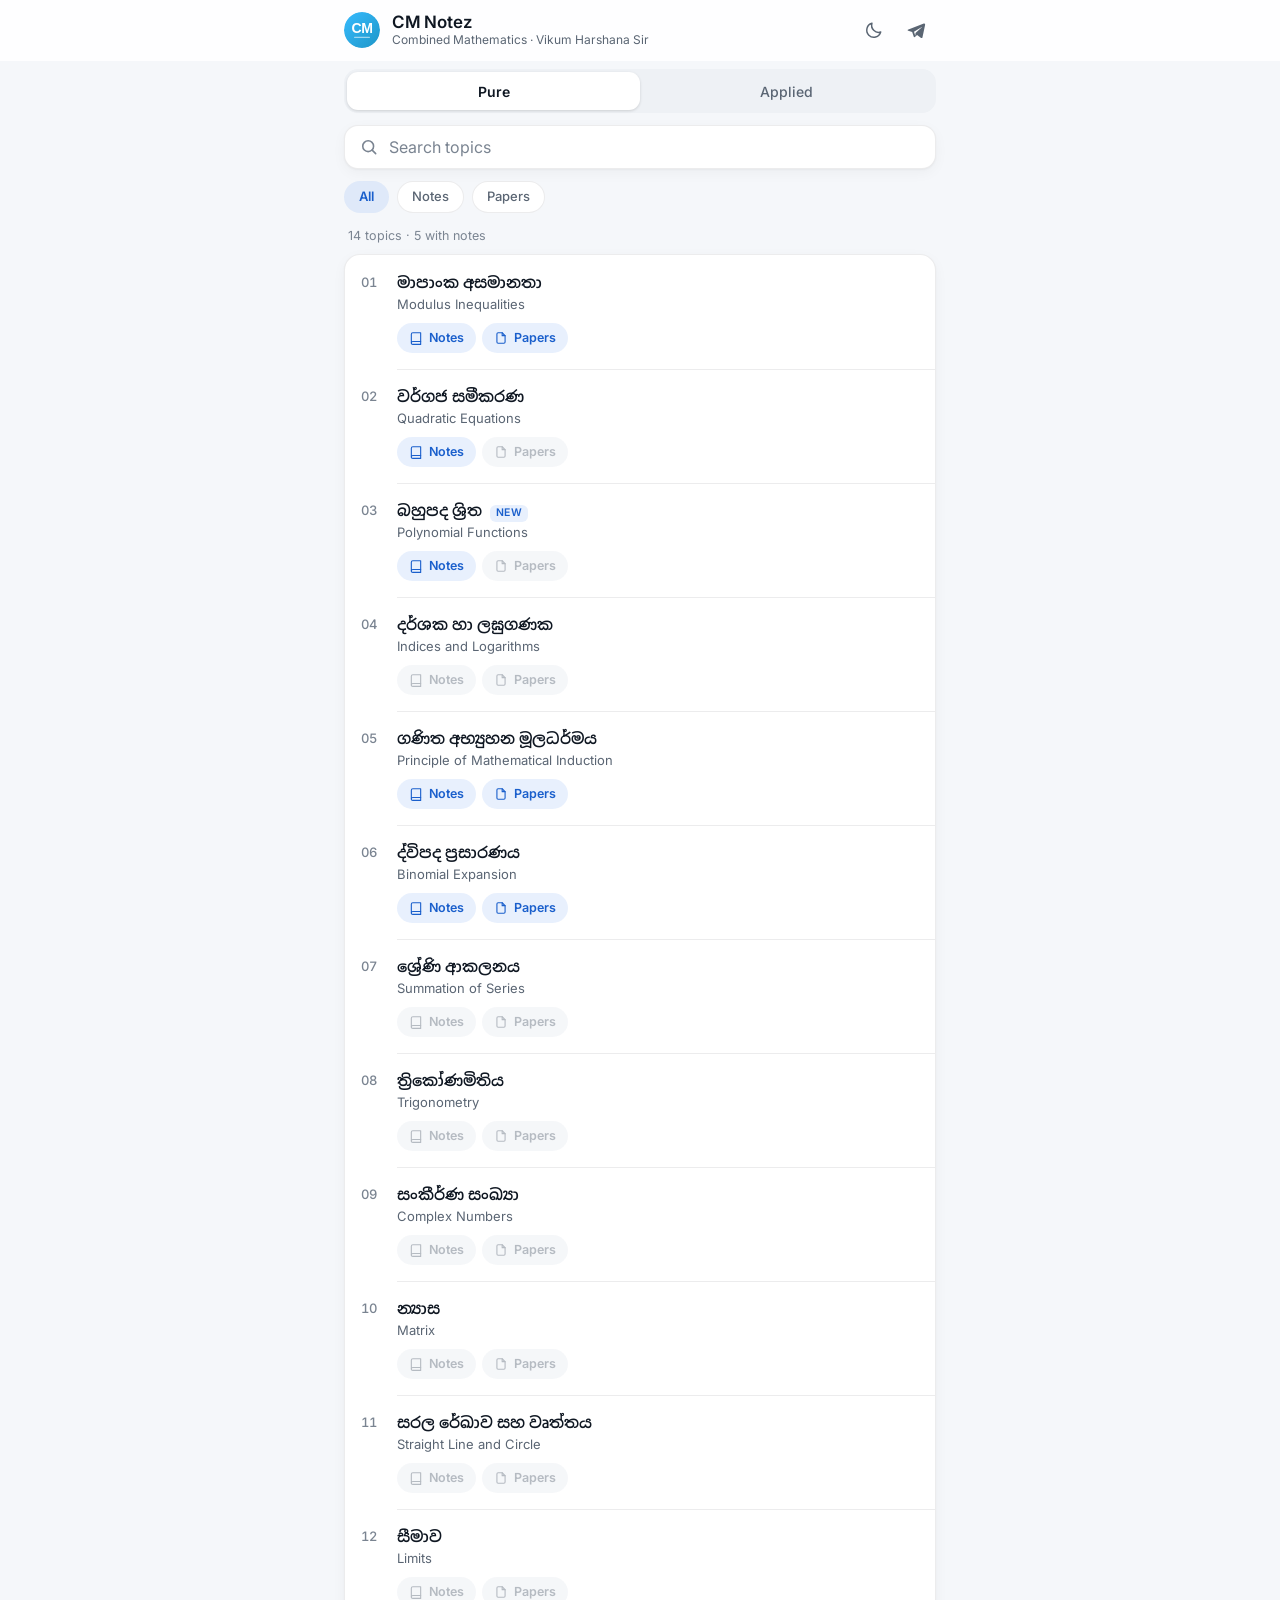
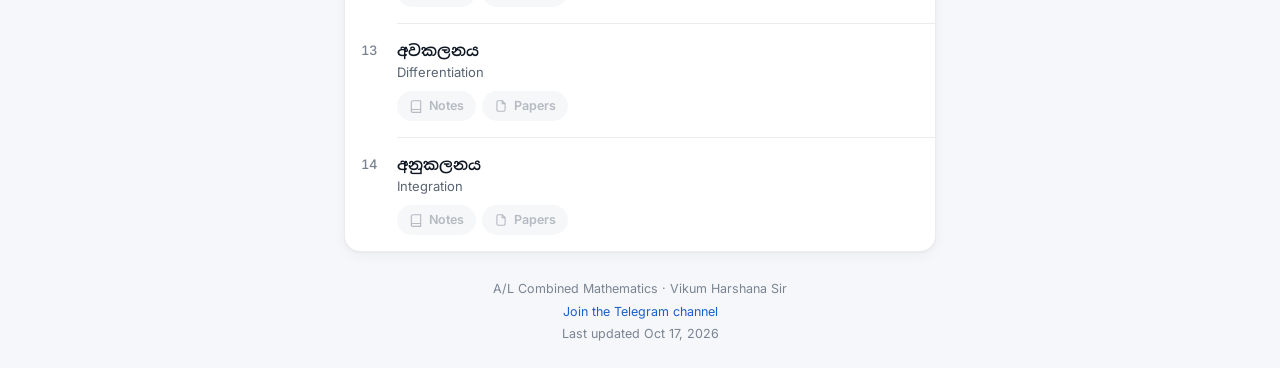
<file: index.html>
<!doctype html>
<html lang="en" data-theme="dark">
<head>
  <meta charset="utf-8">
  <meta name="viewport" content="width=device-width, initial-scale=1, viewport-fit=cover">
  <title>CM Notez – Combined Maths Notes &amp; Past Papers | Vikum Harshana</title>
  <meta name="description" content="All Combined Mathematics (A/L) theory notes and past papers by Vikum Harshana Sir in one place. Pure and Applied Maths topics, Sinhala medium.">
  <meta name="theme-color" content="#0F1419" id="meta-theme">
  <meta name="color-scheme" content="dark light">
  <meta name="apple-mobile-web-app-capable" content="yes">
  <meta name="mobile-web-app-capable" content="yes">
  <meta name="apple-mobile-web-app-status-bar-style" content="black-translucent">
  <meta name="apple-mobile-web-app-title" content="CM Notez">
  <link rel="canonical" href="https://sazindux.github.io/cmnotez/">

  <meta property="og:type" content="website">
  <meta property="og:site_name" content="CM Notez">
  <meta property="og:title" content="CM Notez | VikumHarshana – All Notes">
  <meta property="og:description" content="Combined Mathematics theory notes &amp; past papers – Pure and Applied. ශුද්ධ හා ව්‍යවහාරික ගණිතය.">
  <meta property="og:url" content="https://sazindux.github.io/cmnotez/">
  <meta property="og:image" content="https://sazindux.github.io/cmnotez/assets/icons/og-image.png">
  <meta property="og:image:width" content="1200">
  <meta property="og:image:height" content="630">
  <meta name="twitter:card" content="summary_large_image">
  <meta name="twitter:title" content="CM Notez | VikumHarshana – All Notes">
  <meta name="twitter:description" content="Combined Mathematics theory notes &amp; past papers – Pure and Applied.">
  <meta name="twitter:image" content="https://sazindux.github.io/cmnotez/assets/icons/og-image.png">

  <link rel="icon" href="./assets/logo.svg" type="image/svg+xml">
  <link rel="icon" href="./assets/icons/favicon-32.png" sizes="32x32" type="image/png">
  <link rel="apple-touch-icon" href="./assets/icons/apple-touch-icon.png">
  <link rel="manifest" href="./manifest.webmanifest">

  <script>
    (function () {
      try {
        var t = localStorage.getItem('cmn:theme');
        if (t !== 'light' && t !== 'dark') t = matchMedia('(prefers-color-scheme: light)').matches ? 'light' : 'dark';
        document.documentElement.setAttribute('data-theme', t);
        document.getElementById('meta-theme').setAttribute('content', t === 'light' ? '#FFFFFF' : '#0F1419');
      } catch (e) {}
    })();
  </script>

  <link rel="preconnect" href="https://fonts.googleapis.com">
  <link rel="preconnect" href="https://fonts.gstatic.com" crossorigin>
  <link rel="stylesheet" href="https://fonts.googleapis.com/css2?family=Inter:wght@400;500;600&family=Noto+Sans+Sinhala:wght@400;500;600&display=swap" media="print" onload="this.media='all'">
  <noscript><link rel="stylesheet" href="https://fonts.googleapis.com/css2?family=Inter:wght@400;500;600&family=Noto+Sans+Sinhala:wght@400;500;600&display=swap"></noscript>

  <link rel="stylesheet" href="./css/tokens.css">
  <link rel="stylesheet" href="./css/base.css">
  <link rel="stylesheet" href="./css/components.css">
  <script type="module" src="./js/app.js"></script>
</head>
<body>
  <svg width="0" height="0" style="position:absolute" aria-hidden="true" focusable="false">
    <defs>
      <symbol id="i-sun" viewBox="0 0 24 24" fill="none" stroke="currentColor" stroke-width="1.8" stroke-linecap="round"><circle cx="12" cy="12" r="4"/><path d="M12 2.5v2M12 19.5v2M4.6 4.6l1.4 1.4M18 18l1.4 1.4M2.5 12h2M19.5 12h2M4.6 19.4L6 18M18 6l1.4-1.4"/></symbol>
      <symbol id="i-moon" viewBox="0 0 24 24" fill="none" stroke="currentColor" stroke-width="1.8" stroke-linecap="round" stroke-linejoin="round"><path d="M20 14.5A8.5 8.5 0 0 1 9.5 4 8.5 8.5 0 1 0 20 14.5Z"/></symbol>
      <symbol id="i-tg" viewBox="0 0 24 24" fill="currentColor"><path d="M21.4 4.2 2.9 11.3c-1.3.5-1.2 1.2-.2 1.5l4.7 1.5 1.8 5.6c.2.6.4.8.9.8.4 0 .6-.2.9-.5l2.3-2.2 4.8 3.5c.9.5 1.5.2 1.7-.8l3.1-14.7c.3-1.3-.5-1.9-1.5-1.8ZM9.6 14.2l8.9-5.6c.4-.3.8-.1.5.2l-7.6 6.9-.3 3.2-1.5-4.7Z"/></symbol>
      <symbol id="i-search" viewBox="0 0 24 24" fill="none" stroke="currentColor" stroke-width="1.9" stroke-linecap="round"><circle cx="11" cy="11" r="6.5"/><path d="m20 20-4.2-4.2"/></symbol>
      <symbol id="i-x" viewBox="0 0 24 24" fill="none" stroke="currentColor" stroke-width="2" stroke-linecap="round"><path d="M6 6l12 12M18 6 6 18"/></symbol>
      <symbol id="i-book" viewBox="0 0 24 24" fill="none" stroke="currentColor" stroke-width="1.9" stroke-linecap="round" stroke-linejoin="round"><path d="M4 5.5A2.5 2.5 0 0 1 6.5 3H20v15H6.5A2.5 2.5 0 0 0 4 20.5v-15Z"/><path d="M4 20.5A2.5 2.5 0 0 0 6.5 23H20v-5"/></symbol>
      <symbol id="i-paper" viewBox="0 0 24 24" fill="none" stroke="currentColor" stroke-width="1.9" stroke-linecap="round" stroke-linejoin="round"><path d="M14 3H7a2 2 0 0 0-2 2v14a2 2 0 0 0 2 2h10a2 2 0 0 0 2-2V8l-5-5Z"/><path d="M14 3v5h5"/></symbol>
      <symbol id="i-wifi-off" viewBox="0 0 24 24" fill="none" stroke="currentColor" stroke-width="1.9" stroke-linecap="round"><path d="M3 3l18 18M8.5 16.5a5 5 0 0 1 7 0M5 12.8a10 10 0 0 1 4.2-2.4M19 12.8a10 10 0 0 0-2.7-1.9M2 9.2a15 15 0 0 1 4.3-2.6M22 9.2A15 15 0 0 0 11 5.1"/></symbol>
      <symbol id="i-download" viewBox="0 0 24 24" fill="none" stroke="currentColor" stroke-width="1.9" stroke-linecap="round" stroke-linejoin="round"><path d="M12 3.5V15M7.5 10.5 12 15l4.5-4.5M5 19.5h14"/></symbol>
      <symbol id="i-check" viewBox="0 0 24 24" fill="none" stroke="currentColor" stroke-width="2.4" stroke-linecap="round" stroke-linejoin="round"><path d="m5 12.5 4.5 4.5L19 7.5"/></symbol>
    </defs>
  </svg>

  <a class="skip-link" href="#main">Skip to topics</a>

  <header class="app-header" id="header">
    <div class="shell header-row">
      <a class="brand" href="https://t.me/cmnotez" target="_blank" rel="noopener noreferrer">
        <img class="avatar" id="logo" src="https://i.ibb.co/RkH41svF/file-395.jpg" width="36" height="36" alt="" onerror="this.onerror=null;this.src='./assets/logo.svg'">
        <div class="brand-text">
          <h1 class="brand-title">CM Notez</h1>
          <p class="brand-sub">Combined Mathematics · Vikum Harshana Sir</p>
        </div>
      </a>
      <div class="header-actions">
        <button class="icon-btn" id="theme-toggle" type="button" aria-label="Switch to light theme" title="Toggle theme">
          <svg class="ico-sun" aria-hidden="true"><use href="#i-sun"/></svg>
          <svg class="ico-moon" aria-hidden="true"><use href="#i-moon"/></svg>
        </button>
        <a class="icon-btn" href="https://t.me/cmnotez" target="_blank" rel="noopener noreferrer" aria-label="Open the CM Notez Telegram channel" title="Telegram channel">
          <svg aria-hidden="true"><use href="#i-tg"/></svg>
        </a>
      </div>
    </div>
  </header>

  <main id="main" class="shell">
    <section class="controls" aria-label="Browse topics">
      <div class="tabs" role="tablist" aria-label="Category" data-active="pure" id="tabs">
        <span class="tab-thumb" aria-hidden="true"></span>
        <button class="tab" role="tab" id="tab-pure" data-cat="pure" aria-selected="true" aria-controls="panel" type="button">Pure</button>
        <button class="tab" role="tab" id="tab-applied" data-cat="applied" aria-selected="false" aria-controls="panel" tabindex="-1" type="button">Applied</button>
      </div>

      <div class="search" id="search-wrap" role="search">
        <svg class="search-icon" aria-hidden="true"><use href="#i-search"/></svg>
        <label for="search" class="sr-only">Search topics in Sinhala or English</label>
        <input id="search" type="search" placeholder="Search topics" autocomplete="off" autocorrect="off" spellcheck="false" enterkeyhint="search">
        <button class="search-clear" id="search-clear" type="button" aria-label="Clear search" tabindex="-1">
          <svg aria-hidden="true"><use href="#i-x"/></svg>
        </button>
      </div>

      <div class="chips" role="radiogroup" aria-label="Show" id="chips">
        <button class="chip" type="button" role="radio" data-filter="all" aria-checked="true">All</button>
        <button class="chip" type="button" role="radio" data-filter="theory" aria-checked="false">Notes</button>
        <button class="chip" type="button" role="radio" data-filter="paper" aria-checked="false">Papers</button>
      </div>

      <div class="banner" id="offline-banner" role="status" hidden>
        <svg aria-hidden="true"><use href="#i-wifi-off"/></svg>
        <span class="banner-text">Offline · showing saved notes</span>
      </div>
      <div class="banner" id="install-banner" hidden>
        <svg aria-hidden="true"><use href="#i-download"/></svg>
        <span class="banner-text">Install CM Notez for quick access</span>
        <button class="btn-mini" id="install-btn" type="button">Install</button>
        <button class="icon-btn sm" id="install-close" type="button" aria-label="Dismiss"><svg aria-hidden="true"><use href="#i-x"/></svg></button>
      </div>

      <p class="result-count" id="result-count" aria-live="polite">Loading…</p>
    </section>

    <section class="panel" id="panel" role="tabpanel" aria-labelledby="tab-pure">
      <ul class="list" id="list" aria-busy="true">
        <li class="row skeleton" aria-hidden="true"><span class="sk sk-num"></span><div class="titles"><div class="sk sk-line w70"></div><div class="sk sk-line w45"></div></div><span class="sk sk-pill"></span></li>
        <li class="row skeleton" aria-hidden="true"><span class="sk sk-num"></span><div class="titles"><div class="sk sk-line w70"></div><div class="sk sk-line w45"></div></div><span class="sk sk-pill"></span></li>
        <li class="row skeleton" aria-hidden="true"><span class="sk sk-num"></span><div class="titles"><div class="sk sk-line w70"></div><div class="sk sk-line w45"></div></div><span class="sk sk-pill"></span></li>
        <li class="row skeleton" aria-hidden="true"><span class="sk sk-num"></span><div class="titles"><div class="sk sk-line w70"></div><div class="sk sk-line w45"></div></div><span class="sk sk-pill"></span></li>
        <li class="row skeleton" aria-hidden="true"><span class="sk sk-num"></span><div class="titles"><div class="sk sk-line w70"></div><div class="sk sk-line w45"></div></div><span class="sk sk-pill"></span></li>
        <li class="row skeleton" aria-hidden="true"><span class="sk sk-num"></span><div class="titles"><div class="sk sk-line w70"></div><div class="sk sk-line w45"></div></div><span class="sk sk-pill"></span></li>
      </ul>
    </section>
  </main>

  <footer class="app-footer shell">
    <p>A/L Combined Mathematics · Vikum Harshana Sir</p>
    <p><a href="https://t.me/cmnotez" target="_blank" rel="noopener noreferrer">Join the Telegram channel</a></p>
    <p id="last-updated"></p>
  </footer>

  <div class="toast-wrap" id="toasts" role="status" aria-live="polite"></div>
</body>
</html>
</file>
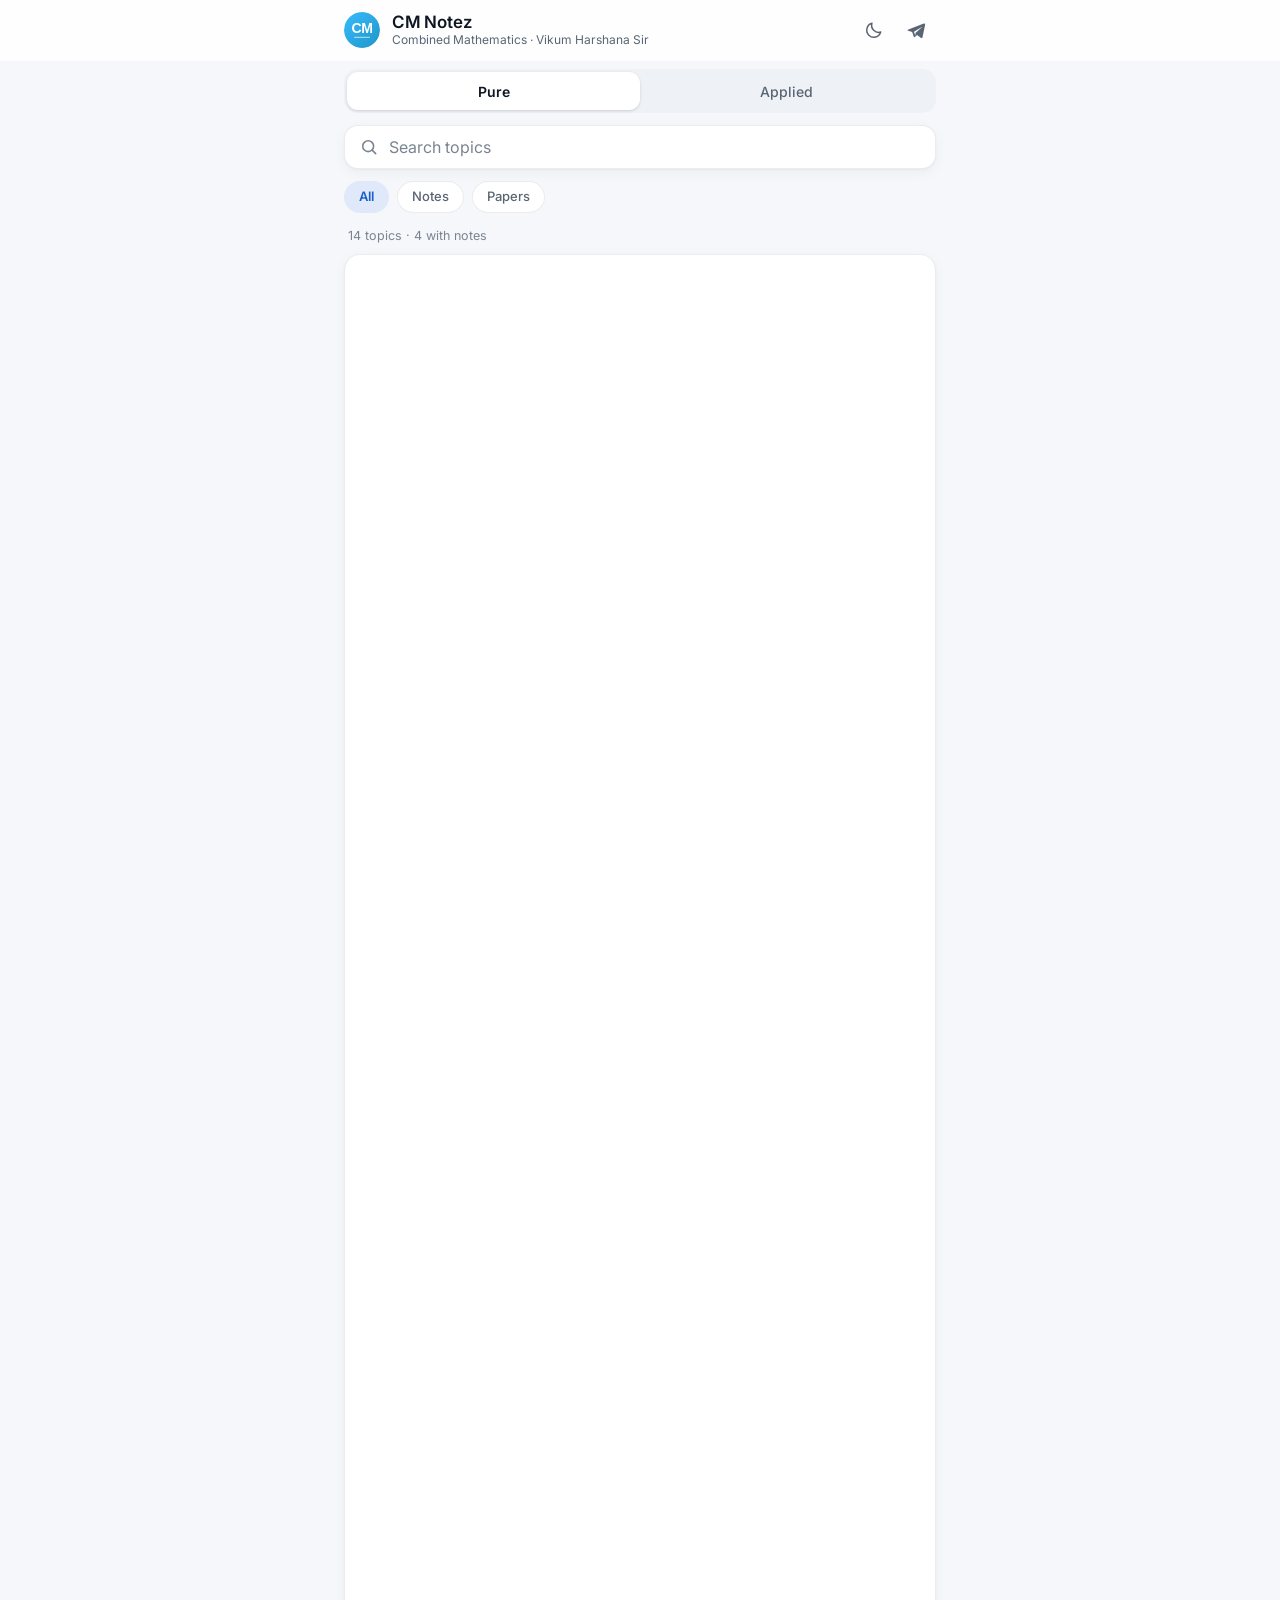
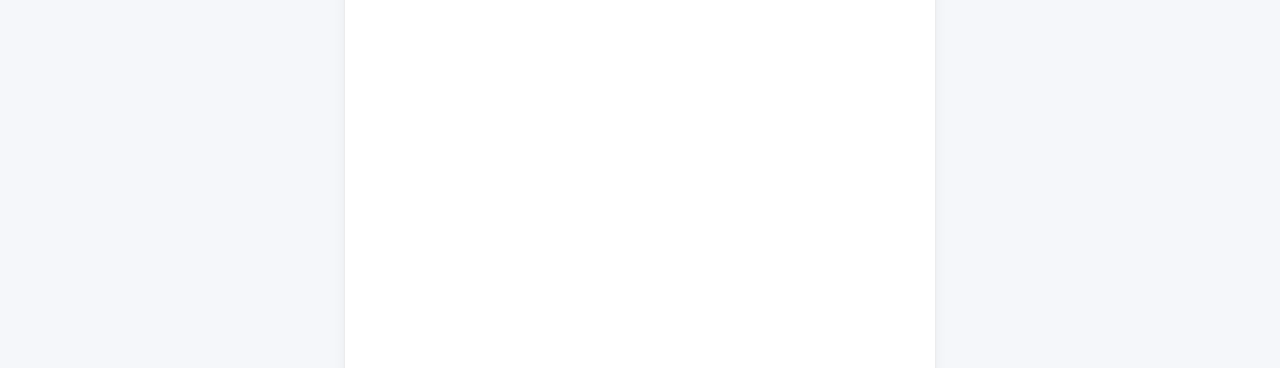
<file: assets/index.html>
<!doctype html>
<html lang="en" data-theme="dark">
<head>
  <meta charset="utf-8">
  <meta name="viewport" content="width=device-width, initial-scale=1, viewport-fit=cover">
  <title>CM Notez – Combined Maths Notes &amp; Past Papers | Vikum Harshana</title>
  <meta name="description" content="All Combined Mathematics (A/L) theory notes and past papers by Vikum Harshana Sir in one place. Pure and Applied Maths topics, Sinhala medium.">
  <meta name="theme-color" content="#0F1419" id="meta-theme">
  <meta name="color-scheme" content="dark light">
  <meta name="apple-mobile-web-app-capable" content="yes">
  <meta name="mobile-web-app-capable" content="yes">
  <meta name="apple-mobile-web-app-status-bar-style" content="black-translucent">
  <meta name="apple-mobile-web-app-title" content="CM Notez">
  <link rel="canonical" href="https://sazindux.github.io/cmnotez/">

  <meta property="og:type" content="website">
  <meta property="og:site_name" content="CM Notez">
  <meta property="og:title" content="CM Notez | VikumHarshana – All Notes">
  <meta property="og:description" content="Combined Mathematics theory notes &amp; past papers – Pure and Applied. ශුද්ධ හා ව්‍යවහාරික ගණිතය.">
  <meta property="og:url" content="https://sazindux.github.io/cmnotez/">
  <meta property="og:image" content="https://sazindux.github.io/cmnotez/assets/icons/og-image.png">
  <meta property="og:image:width" content="1200">
  <meta property="og:image:height" content="630">
  <meta name="twitter:card" content="summary_large_image">
  <meta name="twitter:title" content="CM Notez | VikumHarshana – All Notes">
  <meta name="twitter:description" content="Combined Mathematics theory notes &amp; past papers – Pure and Applied.">
  <meta name="twitter:image" content="https://sazindux.github.io/cmnotez/assets/icons/og-image.png">

  <link rel="icon" href="./assets/logo.svg" type="image/svg+xml">
  <link rel="icon" href="./assets/icons/favicon-32.png" sizes="32x32" type="image/png">
  <link rel="apple-touch-icon" href="./assets/icons/apple-touch-icon.png">
  <link rel="manifest" href="./manifest.webmanifest">

  <!-- Telegram Mini App SDK (must load before the app; harmless in a normal browser) -->
  <script src="https://telegram.org/js/telegram-web-app.js"></script>

  <script>
    (function () {
      try {
        var tg = window.Telegram && window.Telegram.WebApp;
        var inTg = !!(tg && tg.platform && tg.platform !== 'unknown');
        var root = document.documentElement;
        if (inTg) root.classList.add('tg');
        var t = localStorage.getItem('cmn:theme');
        if (t !== 'light' && t !== 'dark') {
          t = inTg && (tg.colorScheme === 'light' || tg.colorScheme === 'dark')
            ? tg.colorScheme
            : (matchMedia('(prefers-color-scheme: light)').matches ? 'light' : 'dark');
        }
        root.setAttribute('data-theme', t);
        document.getElementById('meta-theme').setAttribute('content', t === 'light' ? '#FFFFFF' : '#0F1419');
      } catch (e) {}
    })();
  </script>

  <link rel="preconnect" href="https://fonts.googleapis.com">
  <link rel="preconnect" href="https://fonts.gstatic.com" crossorigin>
  <link rel="stylesheet" href="https://fonts.googleapis.com/css2?family=Inter:wght@400;500;600&family=Noto+Sans+Sinhala:wght@400;500;600&display=swap" media="print" onload="this.media='all'">
  <noscript><link rel="stylesheet" href="https://fonts.googleapis.com/css2?family=Inter:wght@400;500;600&family=Noto+Sans+Sinhala:wght@400;500;600&display=swap"></noscript>

  <link rel="stylesheet" href="./css/tokens.css">
  <link rel="stylesheet" href="./css/base.css">
  <link rel="stylesheet" href="./css/components.css">
  <script type="module" src="./js/app.js"></script>
</head>
<body>
  <svg width="0" height="0" style="position:absolute" aria-hidden="true" focusable="false">
    <defs>
      <symbol id="i-sun" viewBox="0 0 24 24" fill="none" stroke="currentColor" stroke-width="1.8" stroke-linecap="round"><circle cx="12" cy="12" r="4"/><path d="M12 2.5v2M12 19.5v2M4.6 4.6l1.4 1.4M18 18l1.4 1.4M2.5 12h2M19.5 12h2M4.6 19.4L6 18M18 6l1.4-1.4"/></symbol>
      <symbol id="i-moon" viewBox="0 0 24 24" fill="none" stroke="currentColor" stroke-width="1.8" stroke-linecap="round" stroke-linejoin="round"><path d="M20 14.5A8.5 8.5 0 0 1 9.5 4 8.5 8.5 0 1 0 20 14.5Z"/></symbol>
      <symbol id="i-tg" viewBox="0 0 24 24" fill="currentColor"><path d="M21.4 4.2 2.9 11.3c-1.3.5-1.2 1.2-.2 1.5l4.7 1.5 1.8 5.6c.2.6.4.8.9.8.4 0 .6-.2.9-.5l2.3-2.2 4.8 3.5c.9.5 1.5.2 1.7-.8l3.1-14.7c.3-1.3-.5-1.9-1.5-1.8ZM9.6 14.2l8.9-5.6c.4-.3.8-.1.5.2l-7.6 6.9-.3 3.2-1.5-4.7Z"/></symbol>
      <symbol id="i-search" viewBox="0 0 24 24" fill="none" stroke="currentColor" stroke-width="1.9" stroke-linecap="round"><circle cx="11" cy="11" r="6.5"/><path d="m20 20-4.2-4.2"/></symbol>
      <symbol id="i-x" viewBox="0 0 24 24" fill="none" stroke="currentColor" stroke-width="2" stroke-linecap="round"><path d="M6 6l12 12M18 6 6 18"/></symbol>
      <symbol id="i-book" viewBox="0 0 24 24" fill="none" stroke="currentColor" stroke-width="1.9" stroke-linecap="round" stroke-linejoin="round"><path d="M4 5.5A2.5 2.5 0 0 1 6.5 3H20v15H6.5A2.5 2.5 0 0 0 4 20.5v-15Z"/><path d="M4 20.5A2.5 2.5 0 0 0 6.5 23H20v-5"/></symbol>
      <symbol id="i-paper" viewBox="0 0 24 24" fill="none" stroke="currentColor" stroke-width="1.9" stroke-linecap="round" stroke-linejoin="round"><path d="M14 3H7a2 2 0 0 0-2 2v14a2 2 0 0 0 2 2h10a2 2 0 0 0 2-2V8l-5-5Z"/><path d="M14 3v5h5"/></symbol>
      <symbol id="i-wifi-off" viewBox="0 0 24 24" fill="none" stroke="currentColor" stroke-width="1.9" stroke-linecap="round"><path d="M3 3l18 18M8.5 16.5a5 5 0 0 1 7 0M5 12.8a10 10 0 0 1 4.2-2.4M19 12.8a10 10 0 0 0-2.7-1.9M2 9.2a15 15 0 0 1 4.3-2.6M22 9.2A15 15 0 0 0 11 5.1"/></symbol>
      <symbol id="i-download" viewBox="0 0 24 24" fill="none" stroke="currentColor" stroke-width="1.9" stroke-linecap="round" stroke-linejoin="round"><path d="M12 3.5V15M7.5 10.5 12 15l4.5-4.5M5 19.5h14"/></symbol>
      <symbol id="i-check" viewBox="0 0 24 24" fill="none" stroke="currentColor" stroke-width="2.4" stroke-linecap="round" stroke-linejoin="round"><path d="m5 12.5 4.5 4.5L19 7.5"/></symbol>
    </defs>
  </svg>

  <a class="skip-link" href="#main">Skip to topics</a>

  <header class="app-header" id="header">
    <div class="shell header-row">
      <a class="brand" href="https://t.me/cmnotez" target="_blank" rel="noopener noreferrer">
        <img class="avatar" id="logo" src="https://i.ibb.co/RkH41svF/file-395.jpg" width="36" height="36" alt="" onerror="this.onerror=null;this.src='./assets/logo.svg'">
        <div class="brand-text">
          <h1 class="brand-title">CM Notez</h1>
          <p class="brand-sub">Combined Mathematics · Vikum Harshana Sir</p>
        </div>
      </a>
      <div class="header-actions">
        <button class="icon-btn" id="theme-toggle" type="button" aria-label="Switch to light theme" title="Toggle theme">
          <svg class="ico-sun" aria-hidden="true"><use href="#i-sun"/></svg>
          <svg class="ico-moon" aria-hidden="true"><use href="#i-moon"/></svg>
        </button>
        <a class="icon-btn" href="https://t.me/cmnotez" target="_blank" rel="noopener noreferrer" aria-label="Open the CM Notez Telegram channel" title="Telegram channel">
          <svg aria-hidden="true"><use href="#i-tg"/></svg>
        </a>
      </div>
    </div>
  </header>

  <main id="main" class="shell">
    <section class="controls" aria-label="Browse topics">
      <div class="tabs" role="tablist" aria-label="Category" data-active="pure" id="tabs">
        <span class="tab-thumb" aria-hidden="true"></span>
        <button class="tab" role="tab" id="tab-pure" data-cat="pure" aria-selected="true" aria-controls="panel" type="button">Pure</button>
        <button class="tab" role="tab" id="tab-applied" data-cat="applied" aria-selected="false" aria-controls="panel" tabindex="-1" type="button">Applied</button>
      </div>

      <div class="search" id="search-wrap" role="search">
        <svg class="search-icon" aria-hidden="true"><use href="#i-search"/></svg>
        <label for="search" class="sr-only">Search topics in Sinhala or English</label>
        <input id="search" type="search" placeholder="Search topics" autocomplete="off" autocorrect="off" spellcheck="false" enterkeyhint="search">
        <button class="search-clear" id="search-clear" type="button" aria-label="Clear search" tabindex="-1">
          <svg aria-hidden="true"><use href="#i-x"/></svg>
        </button>
      </div>

      <div class="chips" role="radiogroup" aria-label="Show" id="chips">
        <button class="chip" type="button" role="radio" data-filter="all" aria-checked="true">All</button>
        <button class="chip" type="button" role="radio" data-filter="theory" aria-checked="false">Notes</button>
        <button class="chip" type="button" role="radio" data-filter="paper" aria-checked="false">Papers</button>
      </div>

      <div class="banner" id="offline-banner" role="status" hidden>
        <svg aria-hidden="true"><use href="#i-wifi-off"/></svg>
        <span class="banner-text">Offline · showing saved notes</span>
      </div>
      <div class="banner" id="install-banner" hidden>
        <svg aria-hidden="true"><use href="#i-download"/></svg>
        <span class="banner-text">Install CM Notez for quick access</span>
        <button class="btn-mini" id="install-btn" type="button">Install</button>
        <button class="icon-btn sm" id="install-close" type="button" aria-label="Dismiss"><svg aria-hidden="true"><use href="#i-x"/></svg></button>
      </div>

      <p class="result-count" id="result-count" aria-live="polite">Loading…</p>
    </section>

    <section class="panel" id="panel" role="tabpanel" aria-labelledby="tab-pure">
      <ul class="list" id="list" aria-busy="true">
        <li class="row skeleton" aria-hidden="true"><span class="sk sk-num"></span><div class="titles"><div class="sk sk-line w70"></div><div class="sk sk-line w45"></div></div><span class="sk sk-pill"></span></li>
        <li class="row skeleton" aria-hidden="true"><span class="sk sk-num"></span><div class="titles"><div class="sk sk-line w70"></div><div class="sk sk-line w45"></div></div><span class="sk sk-pill"></span></li>
        <li class="row skeleton" aria-hidden="true"><span class="sk sk-num"></span><div class="titles"><div class="sk sk-line w70"></div><div class="sk sk-line w45"></div></div><span class="sk sk-pill"></span></li>
        <li class="row skeleton" aria-hidden="true"><span class="sk sk-num"></span><div class="titles"><div class="sk sk-line w70"></div><div class="sk sk-line w45"></div></div><span class="sk sk-pill"></span></li>
        <li class="row skeleton" aria-hidden="true"><span class="sk sk-num"></span><div class="titles"><div class="sk sk-line w70"></div><div class="sk sk-line w45"></div></div><span class="sk sk-pill"></span></li>
        <li class="row skeleton" aria-hidden="true"><span class="sk sk-num"></span><div class="titles"><div class="sk sk-line w70"></div><div class="sk sk-line w45"></div></div><span class="sk sk-pill"></span></li>
      </ul>
    </section>
  </main>

  <footer class="app-footer shell">
    <p>A/L Combined Mathematics · Vikum Harshana Sir</p>
    <p><a href="https://t.me/cmnotez" target="_blank" rel="noopener noreferrer">Join the Telegram channel</a></p>
    <p id="last-updated"></p>
  </footer>

  <div class="toast-wrap" id="toasts" role="status" aria-live="polite"></div>
</body>
</html>
</file>
<file: css/tokens.css>
/* ==========================================================
   CM Notez — Design tokens
   ONE accent colour: change --accent (and --accent-ink) to match the logo.
   Theme switch = <html data-theme="dark|light">
   ========================================================== */
:root {
  --font-latin: "Inter", system-ui, -apple-system, "Segoe UI", Roboto, Arial, sans-serif;
  --font: var(--font-latin), "Noto Sans Sinhala", "Iskoola Pota", "Nirmala UI", sans-serif;

  --r-sm: 10px;
  --r-md: 14px;
  --r-lg: 16px;
  --r-pill: 999px;

  --ease: cubic-bezier(0.22, 1, 0.36, 1);
  --d-fast: 160ms;
  --d-med: 240ms;

  --shell: 640px;
  --gutter: 16px;
  --header-h: 60px;
  --safe-t: env(safe-area-inset-top, 0px);
  --safe-b: env(safe-area-inset-bottom, 0px);
}

/* ---------- Dark (default) ---------- */
:root,
[data-theme="dark"] {
  color-scheme: dark;
  --bg: #0F1419;
  --surface: #171D24;
  --surface-2: #1E252D;
  --text: #EEF1F4;
  --text-2: #9AA4AF;
  --text-3: #6F7A86;
  --line: rgba(255, 255, 255, 0.07);
  --accent: #4C9AFF;
  --accent-ink: #7DB6FF;
  --accent-tint: rgba(76, 154, 255, 0.14);
  --header-bg: rgba(15, 20, 25, 0.82);
  --shadow: none;
  --mark: rgba(76, 154, 255, 0.28);
}

/* ---------- Light ---------- */
[data-theme="light"] {
  color-scheme: light;
  --bg: #F5F7FA;
  --surface: #FFFFFF;
  --surface-2: #EEF1F5;
  --text: #0F1722;
  --text-2: #5A6573;
  --text-3: #7A8491;
  --line: rgba(15, 23, 34, 0.08);
  --accent: #1F6FEB;
  --accent-ink: #1A5FCC;
  --accent-tint: rgba(31, 111, 235, 0.10);
  --header-bg: rgba(255, 255, 255, 0.85);
  --shadow: 0 1px 2px rgba(15, 23, 34, 0.04), 0 4px 14px rgba(15, 23, 34, 0.04);
  --mark: rgba(31, 111, 235, 0.18);
}
</file>
<file: css/base.css>
*, *::before, *::after { box-sizing: border-box; }
html { -webkit-text-size-adjust: 100%; text-size-adjust: 100%; scroll-behavior: smooth; }
body {
  margin: 0;
  background: var(--bg);
  color: var(--text);
  font-family: var(--font);
  font-size: 15px;
  line-height: 1.5;
  -webkit-font-smoothing: antialiased;
  -webkit-tap-highlight-color: transparent;
  padding-bottom: calc(24px + var(--safe-b));
}
.theme-anim, .theme-anim *, .theme-anim *::before, .theme-anim *::after {
  transition: background-color 200ms ease, color 200ms ease, border-color 200ms ease, box-shadow 200ms ease !important;
}
h1, h2, p, ul { margin: 0; padding: 0; }
ul { list-style: none; }
a { color: inherit; text-decoration: none; }
button { font: inherit; color: inherit; background: none; border: 0; padding: 0; cursor: pointer; touch-action: manipulation; }
img { display: block; max-width: 100%; }
svg { width: 20px; height: 20px; flex: none; }
:lang(si) { line-height: 1.55; }

.shell { width: 100%; max-width: var(--shell); margin-inline: auto; padding-inline: max(var(--gutter), env(safe-area-inset-left)) max(var(--gutter), env(safe-area-inset-right)); }
.sr-only { position: absolute; width: 1px; height: 1px; overflow: hidden; clip: rect(0 0 0 0); white-space: nowrap; }
.skip-link { position: absolute; left: 12px; top: -48px; background: var(--accent); color: #fff; padding: 8px 14px; border-radius: var(--r-sm); z-index: 100; transition: top var(--d-fast); }
.skip-link:focus { top: 8px; }
:focus-visible { outline: 2px solid var(--accent); outline-offset: 2px; border-radius: 6px; }
mark { background: var(--mark); color: inherit; border-radius: 3px; padding: 0 1px; }

@media (prefers-reduced-motion: reduce) {
  html { scroll-behavior: auto; }
  *, *::before, *::after { animation-duration: 0.01ms !important; animation-iteration-count: 1 !important; transition-duration: 0.01ms !important; }
}
</file>
<file: css/components.css>
/* ---------- Header ---------- */
.app-header {
  position: sticky; top: 0; z-index: 20;
  padding-top: var(--safe-t);
  background: var(--header-bg);
  -webkit-backdrop-filter: saturate(180%) blur(16px);
  backdrop-filter: saturate(180%) blur(16px);
  border-bottom: 1px solid transparent;
  transition: border-color var(--d-med) var(--ease);
}
.app-header.is-scrolled { border-bottom-color: var(--line); }
.header-row { height: var(--header-h); display: flex; align-items: center; justify-content: space-between; gap: 12px; }
.brand { display: flex; align-items: center; gap: 12px; min-width: 0; border-radius: var(--r-md); }
.avatar { width: 36px; height: 36px; border-radius: 50%; object-fit: cover; background: var(--surface-2); flex: none; }
.brand-text { min-width: 0; }
.brand-title { font-size: 17px; line-height: 20px; font-weight: 600; letter-spacing: -0.01em; }
.brand-sub { font-size: 12px; line-height: 16px; color: var(--text-2); white-space: nowrap; overflow: hidden; text-overflow: ellipsis; }
.header-actions { display: flex; align-items: center; gap: 2px; }
.icon-btn {
  position: relative; width: 40px; height: 40px; display: grid; place-items: center;
  border-radius: 50%; color: var(--text-2);
  transition: background-color var(--d-fast) var(--ease), color var(--d-fast) var(--ease), transform var(--d-fast) var(--ease);
}
.icon-btn:hover { background: var(--surface-2); color: var(--text); }
.icon-btn:active { transform: scale(0.94); }
.icon-btn.sm { width: 32px; height: 32px; }
.icon-btn.sm svg { width: 16px; height: 16px; }
.icon-btn svg { transition: transform var(--d-med) var(--ease), opacity var(--d-fast) ease; }
#theme-toggle svg { position: absolute; }
[data-theme="dark"] .ico-sun { opacity: 1; transform: none; }
[data-theme="dark"] .ico-moon { opacity: 0; transform: rotate(-60deg) scale(0.6); }
[data-theme="light"] .ico-sun { opacity: 0; transform: rotate(60deg) scale(0.6); }
[data-theme="light"] .ico-moon { opacity: 1; transform: none; }

/* ---------- Controls ---------- */
.controls { padding-top: 8px; display: flex; flex-direction: column; gap: 12px; }

.tabs {
  position: relative; display: grid; grid-template-columns: 1fr 1fr;
  padding: 3px; border-radius: var(--r-md); background: var(--surface-2);
}
.tab-thumb {
  position: absolute; top: 3px; bottom: 3px; left: 3px; width: calc(50% - 3px);
  border-radius: 11px; background: var(--surface);
  box-shadow: 0 1px 3px rgba(0, 0, 0, 0.14);
  transition: transform var(--d-med) var(--ease);
}
.tabs[data-active="applied"] .tab-thumb { transform: translateX(100%); }
.tab {
  position: relative; z-index: 1; height: 38px; border-radius: 11px;
  font-size: 14px; font-weight: 500; color: var(--text-2);
  transition: color var(--d-fast) ease;
}
.tab[aria-selected="true"] { color: var(--text); font-weight: 600; }

.search {
  position: relative; display: flex; align-items: center; height: 44px;
  border-radius: var(--r-md); background: var(--surface); box-shadow: var(--shadow);
  border: 1px solid var(--line);
  transition: border-color var(--d-fast) ease;
}
.search:focus-within { border-color: var(--accent); }
.search-icon { margin-left: 14px; color: var(--text-3); }
.search input {
  flex: 1; min-width: 0; height: 100%; border: 0; background: transparent; color: var(--text);
  font: inherit; font-size: 16px; padding: 0 8px 0 10px; outline: none;
  -webkit-appearance: none; appearance: none;
}
.search input::placeholder { color: var(--text-3); }
.search input::-webkit-search-cancel-button { display: none; }
.search-clear { width: 36px; height: 36px; margin-right: 4px; display: grid; place-items: center; border-radius: 50%; color: var(--text-3); opacity: 0; pointer-events: none; transition: opacity var(--d-fast) ease; }
.search-clear svg { width: 16px; height: 16px; }
.search.has-value .search-clear { opacity: 1; pointer-events: auto; }

.chips { display: flex; gap: 8px; overflow-x: auto; scrollbar-width: none; -webkit-overflow-scrolling: touch; }
.chips::-webkit-scrollbar { display: none; }
.chip {
  height: 32px; padding: 0 14px; border-radius: var(--r-pill);
  font-size: 13px; font-weight: 500; color: var(--text-2);
  background: var(--surface); border: 1px solid var(--line); white-space: nowrap;
  transition: background-color var(--d-fast) ease, color var(--d-fast) ease, border-color var(--d-fast) ease, transform var(--d-fast) var(--ease);
}
.chip:active { transform: scale(0.97); }
.chip[aria-checked="true"] { background: var(--accent-tint); color: var(--accent-ink); border-color: transparent; font-weight: 600; }

.result-count { font-size: 12.5px; color: var(--text-3); padding: 2px 4px 0; }

.banner {
  display: flex; align-items: center; gap: 10px; padding: 10px 12px;
  border-radius: var(--r-md); background: var(--surface); border: 1px solid var(--line);
  font-size: 13px; color: var(--text-2);
}
.banner[hidden] { display: none; }
.banner svg { width: 16px; height: 16px; color: var(--text-3); }
.banner-text { flex: 1; min-width: 0; }
.btn-mini { height: 28px; padding: 0 12px; border-radius: var(--r-pill); background: var(--accent); color: #fff; font-size: 12.5px; font-weight: 600; }

/* ---------- Topic list (grouped rows) ---------- */
.panel { margin-top: 8px; }
.list {
  background: var(--surface); border: 1px solid var(--line); border-radius: var(--r-lg);
  box-shadow: var(--shadow); overflow: hidden;
}
.row {
  position: relative; display: grid; grid-template-columns: 24px minmax(0, 1fr);
  align-items: start; column-gap: 12px; row-gap: 10px; padding: 14px 16px 14px 16px;
  transition: background-color var(--d-fast) ease;
  content-visibility: auto; contain-intrinsic-size: auto 110px;
}
.row + .row::before { content: ""; position: absolute; top: 0; left: 52px; right: 0; height: 1px; background: var(--line); }
.row.single { cursor: pointer; }
.row.single:active { background: var(--surface-2); }
.num { padding-top: 2px; font-size: 13px; font-weight: 500; color: var(--text-3); font-variant-numeric: tabular-nums; }
.titles { min-width: 0; }
.t-si { font-size: 15.5px; font-weight: 600; line-height: 1.5; letter-spacing: 0; display: flex; align-items: baseline; flex-wrap: wrap; column-gap: 8px; }
.t-en { font-size: 13px; line-height: 18px; color: var(--text-2); }
.new-tag { font-size: 10.5px; line-height: 1; font-weight: 600; letter-spacing: 0.04em; text-transform: uppercase; color: var(--accent-ink); background: var(--accent-tint); padding: 3px 6px; border-radius: 6px; }

.links { grid-column: 2; display: flex; gap: 6px; }
.pill {
  display: inline-flex; align-items: center; gap: 6px; height: 30px; padding: 0 12px;
  border-radius: var(--r-pill); font-size: 12.5px; font-weight: 600; white-space: nowrap;
  transition: transform var(--d-fast) var(--ease), background-color var(--d-fast) ease;
}
.pill svg { width: 14px; height: 14px; }
a.pill { background: var(--accent-tint); color: var(--accent-ink); }
a.pill:hover { background: color-mix(in srgb, var(--accent) 22%, transparent); }
a.pill:active { transform: scale(0.96); }
span.pill { background: var(--surface-2); color: var(--text-3); opacity: 0.55; cursor: default; }


/* ---------- Skeleton ---------- */
.skeleton { pointer-events: none; }
.sk { display: block; border-radius: 8px; background: linear-gradient(90deg, var(--surface-2) 25%, color-mix(in srgb, var(--surface-2) 55%, var(--surface)) 50%, var(--surface-2) 75%); background-size: 200% 100%; animation: shimmer 1.4s linear infinite; }
.sk-num { width: 18px; height: 12px; }
.sk-line { height: 13px; margin: 5px 0; }
.sk-line.w70 { width: 70%; }
.sk-line.w45 { width: 45%; height: 11px; }
.sk-pill { grid-column: 2; width: 150px; height: 30px; border-radius: var(--r-pill); }
@keyframes shimmer { to { background-position: -200% 0; } }

/* ---------- Empty / error ---------- */
.state { text-align: center; padding: 48px 24px; display: flex; flex-direction: column; align-items: center; gap: 6px; }
.state svg { width: 28px; height: 28px; color: var(--text-3); margin-bottom: 6px; }
.state h2 { font-size: 16px; font-weight: 600; }
.state p { font-size: 13.5px; color: var(--text-2); max-width: 280px; }
.text-btn { margin-top: 10px; padding: 8px 14px; border-radius: var(--r-pill); color: var(--accent-ink); font-weight: 600; font-size: 13.5px; }
.text-btn:hover { background: var(--accent-tint); }

/* ---------- Footer / toast ---------- */
.app-footer { padding-top: 28px; text-align: center; font-size: 12.5px; color: var(--text-3); display: grid; gap: 4px; }
.app-footer a { color: var(--accent-ink); }
.toast-wrap { position: fixed; left: 0; right: 0; bottom: calc(20px + var(--safe-b)); display: grid; justify-items: center; gap: 8px; pointer-events: none; z-index: 60; }
.toast { display: flex; align-items: center; gap: 8px; padding: 10px 16px; border-radius: var(--r-pill); background: var(--text); color: var(--bg); font-size: 13.5px; font-weight: 500; box-shadow: 0 8px 24px rgba(0,0,0,.25); }
.toast svg { width: 16px; height: 16px; }

/* ---------- Desktop ---------- */
@media (min-width: 768px) {
  :root { --gutter: 24px; }
  .row { padding-block: 16px; }
}

/* Dark-mode tab thumb: lighter than the track */
[data-theme="dark"] .tab-thumb { background: #2B343F; box-shadow: none; }
</file>
<file: assets/css/tokens.css>
/* ==========================================================
   CM Notez — Design tokens
   ONE accent colour: change --accent (and --accent-ink) to match the logo.
   Theme switch = <html data-theme="dark|light">
   ========================================================== */
:root {
  --font-latin: "Inter", system-ui, -apple-system, "Segoe UI", Roboto, Arial, sans-serif;
  --font: var(--font-latin), "Noto Sans Sinhala", "Iskoola Pota", "Nirmala UI", sans-serif;

  --r-sm: 10px;
  --r-md: 14px;
  --r-lg: 16px;
  --r-pill: 999px;

  --ease: cubic-bezier(0.22, 1, 0.36, 1);
  --d-fast: 160ms;
  --d-med: 240ms;

  --shell: 640px;
  --gutter: 16px;
  --header-h: 60px;
  --safe-t: calc(env(safe-area-inset-top, 0px) + var(--tg-safe-area-inset-top, 0px) + var(--tg-content-safe-area-inset-top, 0px));
  --safe-b: env(safe-area-inset-bottom, 0px);
}

/* ---------- Dark (default) ---------- */
:root,
[data-theme="dark"] {
  color-scheme: dark;
  --bg: #0F1419;
  --surface: #171D24;
  --surface-2: #1E252D;
  --text: #EEF1F4;
  --text-2: #9AA4AF;
  --text-3: #6F7A86;
  --line: rgba(255, 255, 255, 0.07);
  --accent: #4C9AFF;
  --accent-ink: #7DB6FF;
  --accent-tint: rgba(76, 154, 255, 0.14);
  --header-bg: rgba(15, 20, 25, 0.82);
  --shadow: none;
  --mark: rgba(76, 154, 255, 0.28);
}

/* ---------- Light ---------- */
[data-theme="light"] {
  color-scheme: light;
  --bg: #F5F7FA;
  --surface: #FFFFFF;
  --surface-2: #EEF1F5;
  --text: #0F1722;
  --text-2: #5A6573;
  --text-3: #7A8491;
  --line: rgba(15, 23, 34, 0.08);
  --accent: #1F6FEB;
  --accent-ink: #1A5FCC;
  --accent-tint: rgba(31, 111, 235, 0.10);
  --header-bg: rgba(255, 255, 255, 0.85);
  --shadow: 0 1px 2px rgba(15, 23, 34, 0.04), 0 4px 14px rgba(15, 23, 34, 0.04);
  --mark: rgba(31, 111, 235, 0.18);
}
</file>
<file: assets/css/base.css>
*, *::before, *::after { box-sizing: border-box; }
html { -webkit-text-size-adjust: 100%; text-size-adjust: 100%; scroll-behavior: smooth; }
body {
  margin: 0;
  background: var(--bg);
  color: var(--text);
  font-family: var(--font);
  font-size: 15px;
  line-height: 1.5;
  -webkit-font-smoothing: antialiased;
  -webkit-tap-highlight-color: transparent;
  padding-bottom: calc(24px + var(--safe-b));
}
.theme-anim, .theme-anim *, .theme-anim *::before, .theme-anim *::after {
  transition: background-color 200ms ease, color 200ms ease, border-color 200ms ease, box-shadow 200ms ease !important;
}
h1, h2, p, ul { margin: 0; padding: 0; }
ul { list-style: none; }
a { color: inherit; text-decoration: none; }
button { font: inherit; color: inherit; background: none; border: 0; padding: 0; cursor: pointer; touch-action: manipulation; }
img { display: block; max-width: 100%; }
svg { width: 20px; height: 20px; flex: none; }
:lang(si) { line-height: 1.55; }

.shell { width: 100%; max-width: var(--shell); margin-inline: auto; padding-inline: max(var(--gutter), env(safe-area-inset-left)) max(var(--gutter), env(safe-area-inset-right)); }
.sr-only { position: absolute; width: 1px; height: 1px; overflow: hidden; clip: rect(0 0 0 0); white-space: nowrap; }
.skip-link { position: absolute; left: 12px; top: -48px; background: var(--accent); color: #fff; padding: 8px 14px; border-radius: var(--r-sm); z-index: 100; transition: top var(--d-fast); }
.skip-link:focus { top: 8px; }
:focus-visible { outline: 2px solid var(--accent); outline-offset: 2px; border-radius: 6px; }
mark { background: var(--mark); color: inherit; border-radius: 3px; padding: 0 1px; }

@media (prefers-reduced-motion: reduce) {
  html { scroll-behavior: auto; }
  *, *::before, *::after { animation-duration: 0.01ms !important; animation-iteration-count: 1 !important; transition-duration: 0.01ms !important; }
}
</file>
<file: assets/css/components.css>
/* ---------- Header ---------- */
.app-header {
  position: sticky; top: 0; z-index: 20;
  padding-top: var(--safe-t);
  background: var(--header-bg);
  -webkit-backdrop-filter: saturate(180%) blur(16px);
  backdrop-filter: saturate(180%) blur(16px);
  border-bottom: 1px solid transparent;
  transition: border-color var(--d-med) var(--ease);
}
.app-header.is-scrolled { border-bottom-color: var(--line); }
/* Inside Telegram: opaque header, no backdrop-filter (GPU-heavy; some Android WebView builds crash on it) */
.tg .app-header { background: var(--bg); -webkit-backdrop-filter: none; backdrop-filter: none; }
.header-row { height: var(--header-h); display: flex; align-items: center; justify-content: space-between; gap: 12px; }
.brand { display: flex; align-items: center; gap: 12px; min-width: 0; border-radius: var(--r-md); }
.avatar { width: 36px; height: 36px; border-radius: 50%; object-fit: cover; background: var(--surface-2); flex: none; }
.brand-text { min-width: 0; }
.brand-title { font-size: 17px; line-height: 20px; font-weight: 600; letter-spacing: -0.01em; }
.brand-sub { font-size: 12px; line-height: 16px; color: var(--text-2); white-space: nowrap; overflow: hidden; text-overflow: ellipsis; }
.header-actions { display: flex; align-items: center; gap: 2px; }
.icon-btn {
  position: relative; width: 40px; height: 40px; display: grid; place-items: center;
  border-radius: 50%; color: var(--text-2);
  transition: background-color var(--d-fast) var(--ease), color var(--d-fast) var(--ease), transform var(--d-fast) var(--ease);
}
.icon-btn:hover { background: var(--surface-2); color: var(--text); }
.icon-btn:active { transform: scale(0.94); }
.icon-btn.sm { width: 32px; height: 32px; }
.icon-btn.sm svg { width: 16px; height: 16px; }
.icon-btn svg { transition: transform var(--d-med) var(--ease), opacity var(--d-fast) ease; }
#theme-toggle svg { position: absolute; }
[data-theme="dark"] .ico-sun { opacity: 1; transform: none; }
[data-theme="dark"] .ico-moon { opacity: 0; transform: rotate(-60deg) scale(0.6); }
[data-theme="light"] .ico-sun { opacity: 0; transform: rotate(60deg) scale(0.6); }
[data-theme="light"] .ico-moon { opacity: 1; transform: none; }

/* ---------- Controls ---------- */
.controls { padding-top: 8px; display: flex; flex-direction: column; gap: 12px; }

.tabs {
  position: relative; display: grid; grid-template-columns: 1fr 1fr;
  padding: 3px; border-radius: var(--r-md); background: var(--surface-2);
}
.tab-thumb {
  position: absolute; top: 3px; bottom: 3px; left: 3px; width: calc(50% - 3px);
  border-radius: 11px; background: var(--surface);
  box-shadow: 0 1px 3px rgba(0, 0, 0, 0.14);
  transition: transform var(--d-med) var(--ease);
}
.tabs[data-active="applied"] .tab-thumb { transform: translateX(100%); }
.tab {
  position: relative; z-index: 1; height: 38px; border-radius: 11px;
  font-size: 14px; font-weight: 500; color: var(--text-2);
  transition: color var(--d-fast) ease;
}
.tab[aria-selected="true"] { color: var(--text); font-weight: 600; }

.search {
  position: relative; display: flex; align-items: center; height: 44px;
  border-radius: var(--r-md); background: var(--surface); box-shadow: var(--shadow);
  border: 1px solid var(--line);
  transition: border-color var(--d-fast) ease;
}
.search:focus-within { border-color: var(--accent); }
.search-icon { margin-left: 14px; color: var(--text-3); }
.search input {
  flex: 1; min-width: 0; height: 100%; border: 0; background: transparent; color: var(--text);
  font: inherit; font-size: 16px; padding: 0 8px 0 10px; outline: none;
  -webkit-appearance: none; appearance: none;
}
.search input::placeholder { color: var(--text-3); }
.search input::-webkit-search-cancel-button { display: none; }
.search-clear { width: 36px; height: 36px; margin-right: 4px; display: grid; place-items: center; border-radius: 50%; color: var(--text-3); opacity: 0; pointer-events: none; transition: opacity var(--d-fast) ease; }
.search-clear svg { width: 16px; height: 16px; }
.search.has-value .search-clear { opacity: 1; pointer-events: auto; }

.chips { display: flex; gap: 8px; overflow-x: auto; scrollbar-width: none; -webkit-overflow-scrolling: touch; }
.chips::-webkit-scrollbar { display: none; }
.chip {
  height: 32px; padding: 0 14px; border-radius: var(--r-pill);
  font-size: 13px; font-weight: 500; color: var(--text-2);
  background: var(--surface); border: 1px solid var(--line); white-space: nowrap;
  transition: background-color var(--d-fast) ease, color var(--d-fast) ease, border-color var(--d-fast) ease, transform var(--d-fast) var(--ease);
}
.chip:active { transform: scale(0.97); }
.chip[aria-checked="true"] { background: var(--accent-tint); color: var(--accent-ink); border-color: transparent; font-weight: 600; }

.result-count { font-size: 12.5px; color: var(--text-3); padding: 2px 4px 0; }

.banner {
  display: flex; align-items: center; gap: 10px; padding: 10px 12px;
  border-radius: var(--r-md); background: var(--surface); border: 1px solid var(--line);
  font-size: 13px; color: var(--text-2);
}
.banner[hidden] { display: none; }
.banner svg { width: 16px; height: 16px; color: var(--text-3); }
.banner-text { flex: 1; min-width: 0; }
.btn-mini { height: 28px; padding: 0 12px; border-radius: var(--r-pill); background: var(--accent); color: #fff; font-size: 12.5px; font-weight: 600; }

/* ---------- Topic list (grouped rows) ---------- */
.panel { margin-top: 8px; }
.list {
  background: var(--surface); border: 1px solid var(--line); border-radius: var(--r-lg);
  box-shadow: var(--shadow); overflow: hidden;
}
.row {
  position: relative; display: grid; grid-template-columns: 24px minmax(0, 1fr);
  align-items: start; column-gap: 12px; row-gap: 10px; padding: 14px 16px 14px 16px;
  transition: background-color var(--d-fast) ease;
  content-visibility: auto; contain-intrinsic-size: auto 110px;
}
.row + .row::before { content: ""; position: absolute; top: 0; left: 52px; right: 0; height: 1px; background: var(--line); }
.row.single { cursor: pointer; }
.row.single:active { background: var(--surface-2); }
.num { padding-top: 2px; font-size: 13px; font-weight: 500; color: var(--text-3); font-variant-numeric: tabular-nums; }
.titles { min-width: 0; }
.t-si { font-size: 15.5px; font-weight: 600; line-height: 1.5; letter-spacing: 0; display: flex; align-items: baseline; flex-wrap: wrap; column-gap: 8px; }
.t-en { font-size: 13px; line-height: 18px; color: var(--text-2); }
.new-tag { font-size: 10.5px; line-height: 1; font-weight: 600; letter-spacing: 0.04em; text-transform: uppercase; color: var(--accent-ink); background: var(--accent-tint); padding: 3px 6px; border-radius: 6px; }

.links { grid-column: 2; display: flex; gap: 6px; }
.pill {
  display: inline-flex; align-items: center; gap: 6px; height: 30px; padding: 0 12px;
  border-radius: var(--r-pill); font-size: 12.5px; font-weight: 600; white-space: nowrap;
  transition: transform var(--d-fast) var(--ease), background-color var(--d-fast) ease;
}
.pill svg { width: 14px; height: 14px; }
a.pill { background: var(--accent-tint); color: var(--accent-ink); }
a.pill:hover { background: color-mix(in srgb, var(--accent) 22%, transparent); }
a.pill:active { transform: scale(0.96); }
span.pill { background: var(--surface-2); color: var(--text-3); opacity: 0.55; cursor: default; }


/* ---------- Skeleton ---------- */
.skeleton { pointer-events: none; }
.sk { display: block; border-radius: 8px; background: linear-gradient(90deg, var(--surface-2) 25%, color-mix(in srgb, var(--surface-2) 55%, var(--surface)) 50%, var(--surface-2) 75%); background-size: 200% 100%; animation: shimmer 1.4s linear infinite; }
.sk-num { width: 18px; height: 12px; }
.sk-line { height: 13px; margin: 5px 0; }
.sk-line.w70 { width: 70%; }
.sk-line.w45 { width: 45%; height: 11px; }
.sk-pill { grid-column: 2; width: 150px; height: 30px; border-radius: var(--r-pill); }
@keyframes shimmer { to { background-position: -200% 0; } }

/* ---------- Empty / error ---------- */
.state { text-align: center; padding: 48px 24px; display: flex; flex-direction: column; align-items: center; gap: 6px; }
.state svg { width: 28px; height: 28px; color: var(--text-3); margin-bottom: 6px; }
.state h2 { font-size: 16px; font-weight: 600; }
.state p { font-size: 13.5px; color: var(--text-2); max-width: 280px; }
.text-btn { margin-top: 10px; padding: 8px 14px; border-radius: var(--r-pill); color: var(--accent-ink); font-weight: 600; font-size: 13.5px; }
.text-btn:hover { background: var(--accent-tint); }

/* ---------- Footer / toast ---------- */
.app-footer { padding-top: 28px; text-align: center; font-size: 12.5px; color: var(--text-3); display: grid; gap: 4px; }
.app-footer a { color: var(--accent-ink); }
.toast-wrap { position: fixed; left: 0; right: 0; bottom: calc(20px + var(--safe-b)); display: grid; justify-items: center; gap: 8px; pointer-events: none; z-index: 60; }
.toast { display: flex; align-items: center; gap: 8px; padding: 10px 16px; border-radius: var(--r-pill); background: var(--text); color: var(--bg); font-size: 13.5px; font-weight: 500; box-shadow: 0 8px 24px rgba(0,0,0,.25); }
.toast svg { width: 16px; height: 16px; }

/* ---------- Desktop ---------- */
@media (min-width: 768px) {
  :root { --gutter: 24px; }
  .row { padding-block: 16px; }
}

/* Dark-mode tab thumb: lighter than the track */
[data-theme="dark"] .tab-thumb { background: #2B343F; box-shadow: none; }
</file>
